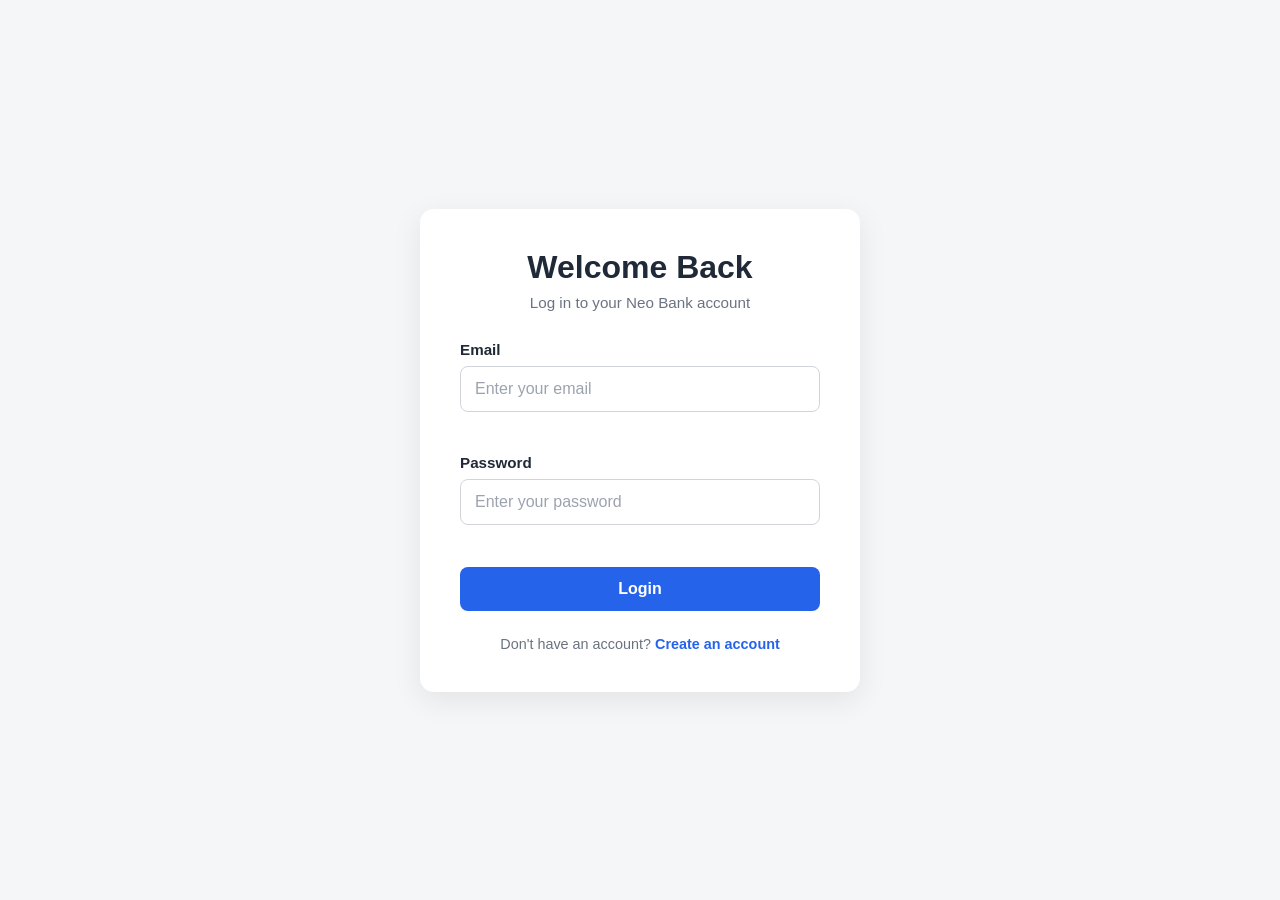
<file: login.html>
<!DOCTYPE html>
<html lang="en">
<head>
    <meta charset="UTF-8">
    <meta name="viewport" content="width=device-width, initial-scale=1.0">
    <title>Login | Neo Bank</title>

    <link rel="stylesheet" href="./assets/css/auth.css">

    <link rel="stylesheet" href="./assets/css/toast.css">

</head>
<body>

    <main class="login-page">
        <section class="login-card" aria-labelledby="login-title">

            <div class="login-header">
                <h1 id="login-title">Welcome Back</h1>
                <p>Log in to your Neo Bank account</p>
            </div>

            <form id="loginForm" class="login-form">

                <div class="form-group">
                    <label for="email">Email</label>
                    <input
                        type="email"
                        id="email"
                        name="email"
                        placeholder="Enter your email"
                        autocomplete="email"
                        required
                    >
                    <small class="error-message" id="emailError"></small>
                </div>

                <div class="form-group">
                    <label for="password">Password</label>
                    <input
                        type="password"
                        id="password"
                        name="password"
                        placeholder="Enter your password"
                        autocomplete="current-password"
                        required
                    >
                    <small class="error-message" id="passwordError"></small>
                </div>

                <button type="submit" class="login-button">
                    Login
                </button>

            </form>

            <p class="login-footer">
                Don't have an account?
                <a href="register.html" id="registerLink">Create an account</a>
            </p>

        </section>

        <div id="toast" class="toast"></div>

    </main>

    <script type="module" src="./js/auth/login.js"></script>

</body>
</html>
</file>
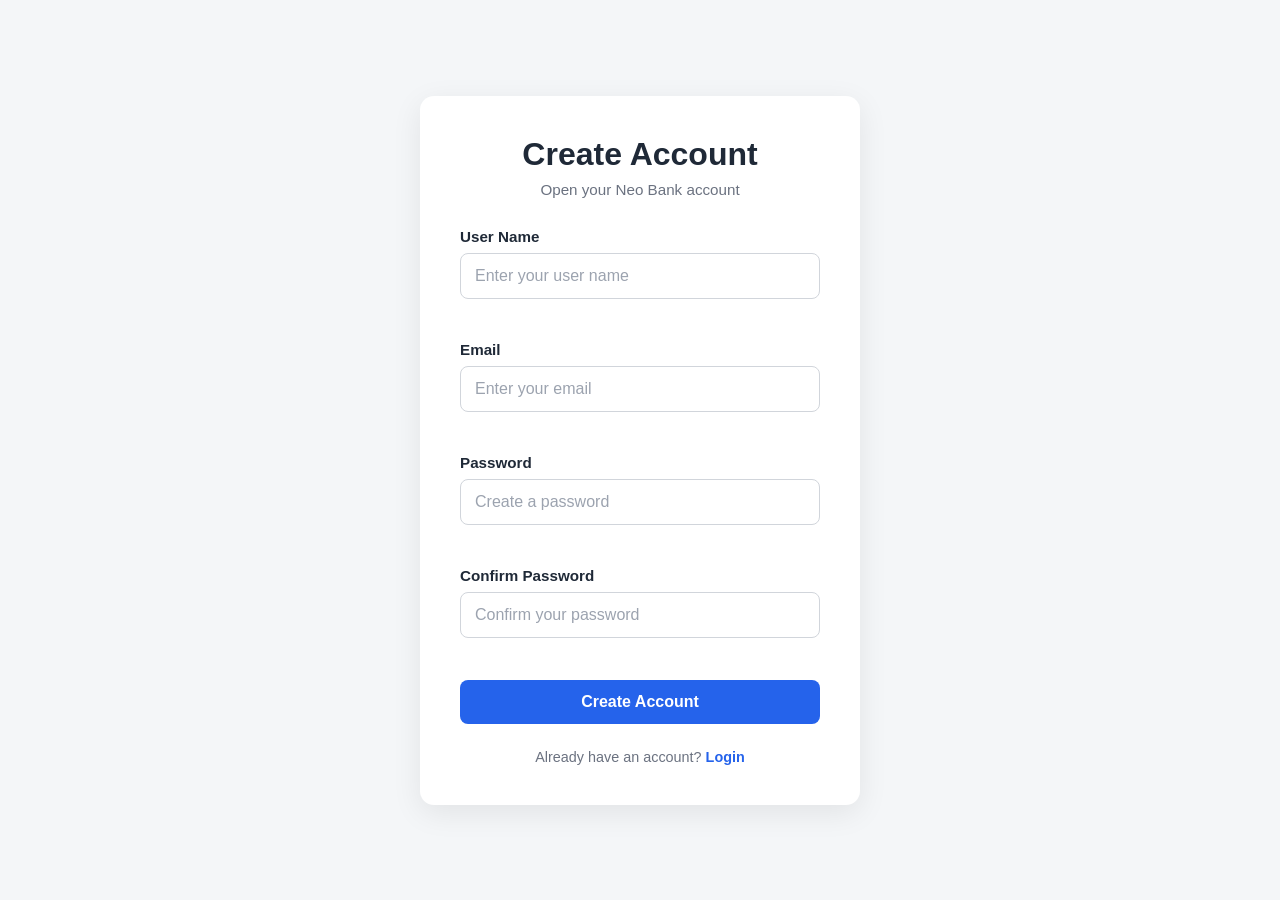
<file: register.html>
<!DOCTYPE html>
<html lang="en">
<head>
    <meta charset="UTF-8">
    <meta name="viewport" content="width=device-width, initial-scale=1.0">
    <title>Create Account | Neo Bank</title>

    <link rel="stylesheet" href="./assets/css/auth.css">

    <link rel="stylesheet" href="./assets/css/toast.css">

</head>

<body>

    <main class="register-page">

        <section class="register-card" aria-labelledby="register-title">

            <div class="register-header">
                <h1 id="register-title">Create Account</h1>
                <p>Open your Neo Bank account</p>
            </div>

            <form id="registerForm" class="register-form">

                <div class="form-group">
                    <label for="username">User Name</label>

                    <input
                        type="text"
                        id="username"
                        name="username"
                        placeholder="Enter your user name"
                        autocomplete="username"
                        required
                    >

                    <small
                        class="error-message"
                        id="usernameError"
                    ></small>
                </div>


                <div class="form-group">
                    <label for="email">Email</label>

                    <input
                        type="email"
                        id="email"
                        name="email"
                        placeholder="Enter your email"
                        autocomplete="email"
                        required
                    >

                    <small
                        class="error-message"
                        id="emailError"
                    ></small>
                </div>


                <div class="form-group">
                    <label for="password">Password</label>

                    <input
                        type="password"
                        id="password"
                        name="password"
                        placeholder="Create a password"
                        autocomplete="new-password"
                        required
                    >

                    <small
                        class="error-message"
                        id="passwordError"
                    ></small>
                </div>


                <div class="form-group">
                    <label for="confirmPassword">Confirm Password</label>

                    <input
                        type="password"
                        id="confirmPassword"
                        name="confirmPassword"
                        placeholder="Confirm your password"
                        autocomplete="new-password"
                        required
                    >

                    <small
                        class="error-message"
                        id="confirmPasswordError"
                    ></small>
                </div>


                <button
                    type="submit"
                    class="register-button"
                >
                    Create Account
                </button>

            </form>


            <p class="register-footer">
                Already have an account?
                <a href="./login.html">Login</a>
            </p>

        </section>

         <div id="toast" class="toast"></div>

    </main>


    <script
        type="module"
        src="./js/auth/register.js"
    ></script>

</body>
</html>
</file>
<file: assets/css/auth.css>
/* ===========================
   Authentication
   Desktop First
   =========================== */

* {
    box-sizing: border-box;
    margin: 0;
    padding: 0;
}

body {
    min-height: 100vh;
    font-family: Arial, sans-serif;
    background-color: #f4f6f8;
    color: #1f2937;
}

.login-page,
.register-page {
    min-height: 100vh;
    display: flex;
    justify-content: center;
    align-items: center;
    padding: 40px;
}

.login-card,
.register-card {
    width: 100%;
    max-width: 440px;
    padding: 40px;
    background-color: #fff;
    border-radius: 14px;
    box-shadow: 0 8px 30px rgba(0, 0, 0, 0.08);
}

.login-header,
.register-header {
    margin-bottom: 30px;
    text-align: center;
}

.login-header h1,
.register-header h1 {
    margin-bottom: 8px;
    font-size: 2rem;
}

.login-header p,
.register-header p {
    color: #6b7280;
    font-size: 0.95rem;
}

.login-form,
.register-form {
    display: flex;
    flex-direction: column;
    gap: 18px;
}

.form-group {
    display: flex;
    flex-direction: column;
    gap: 8px;
}

.form-group label {
    font-size: 0.95rem;
    font-weight: 600;
}

.form-group input {
    width: 100%;
    padding: 13px 14px;
    border: 1px solid #d1d5db;
    border-radius: 8px;
    outline: none;
    font-size: 1rem;
}

.form-group input:focus {
    border-color: #2563eb;
    box-shadow: 0 0 0 3px rgba(37, 99, 235, 0.12);
}

.form-group input::placeholder {
    color: #9ca3af;
}

.error-message {
    min-height: 16px;
    color: #dc2626;
    font-size: 0.8rem;
}

.login-button,
.register-button {
    width: 100%;
    padding: 13px 16px;
    border: none;
    border-radius: 8px;
    background-color: #2563eb;
    color: #fff;
    font-size: 1rem;
    font-weight: 600;
    cursor: pointer;
}

.login-button:hover,
.register-button:hover {
    background-color: #1d4ed8;
}

.login-footer,
.register-footer {
    margin-top: 25px;
    text-align: center;
    color: #6b7280;
    font-size: 0.9rem;
}

.login-footer a,
.register-footer a {
    color: #2563eb;
    font-weight: 600;
    text-decoration: none;
}

.login-footer a:hover,
.register-footer a:hover {
    text-decoration: underline;
}


/* ===========================
   Tablet (768px–1023px)
   =========================== */

@media (min-width: 768px) and (max-width: 1023px) {

    .login-page,
    .register-page {
        padding: 30px;
    }

    .login-card,
    .register-card {
        max-width: 420px;
        padding: 35px;
    }

    .login-header h1,
    .register-header h1 {
        font-size: 1.8rem;
    }
}


/* ===========================
   Mobile (320px–767px)
   =========================== */

@media (min-width: 320px) and (max-width: 767px) {

    .login-page,
    .register-page {
        min-height: 100svh;
        padding: 20px;
    }

    .login-card,
    .register-card {
        max-width: 100%;
        padding: 28px 22px;
        border-radius: 12px;
    }

    .login-header,
    .register-header {
        margin-bottom: 24px;
    }

    .login-header h1,
    .register-header h1 {
        font-size: 1.6rem;
    }

    .login-header p,
    .register-header p {
        font-size: 0.9rem;
    }

    .form-group input {
        padding: 12px;
        font-size: 0.95rem;
    }

    .login-button,
    .register-button {
        padding: 12px;
    }

    .login-footer,
    .register-footer {
        margin-top: 22px;
        font-size: 0.85rem;
    }
}
</file>
<file: assets/css/toast.css>
.toast {
  position: fixed;
  top: 20px;
  left: 50%;
  transform: translateX(-50%);

  padding: 12px 24px;
  border-radius: 6px;

  opacity: 0;
  visibility: hidden;
}

.toast.show {
  opacity: 1;
  visibility: visible;
}

.toast.success {
  background-color: #dcfce7;
  color: #15803d;
}

.toast.error {
  background-color: #fee2e2;
  color: #b91c1c;
}
</file>
